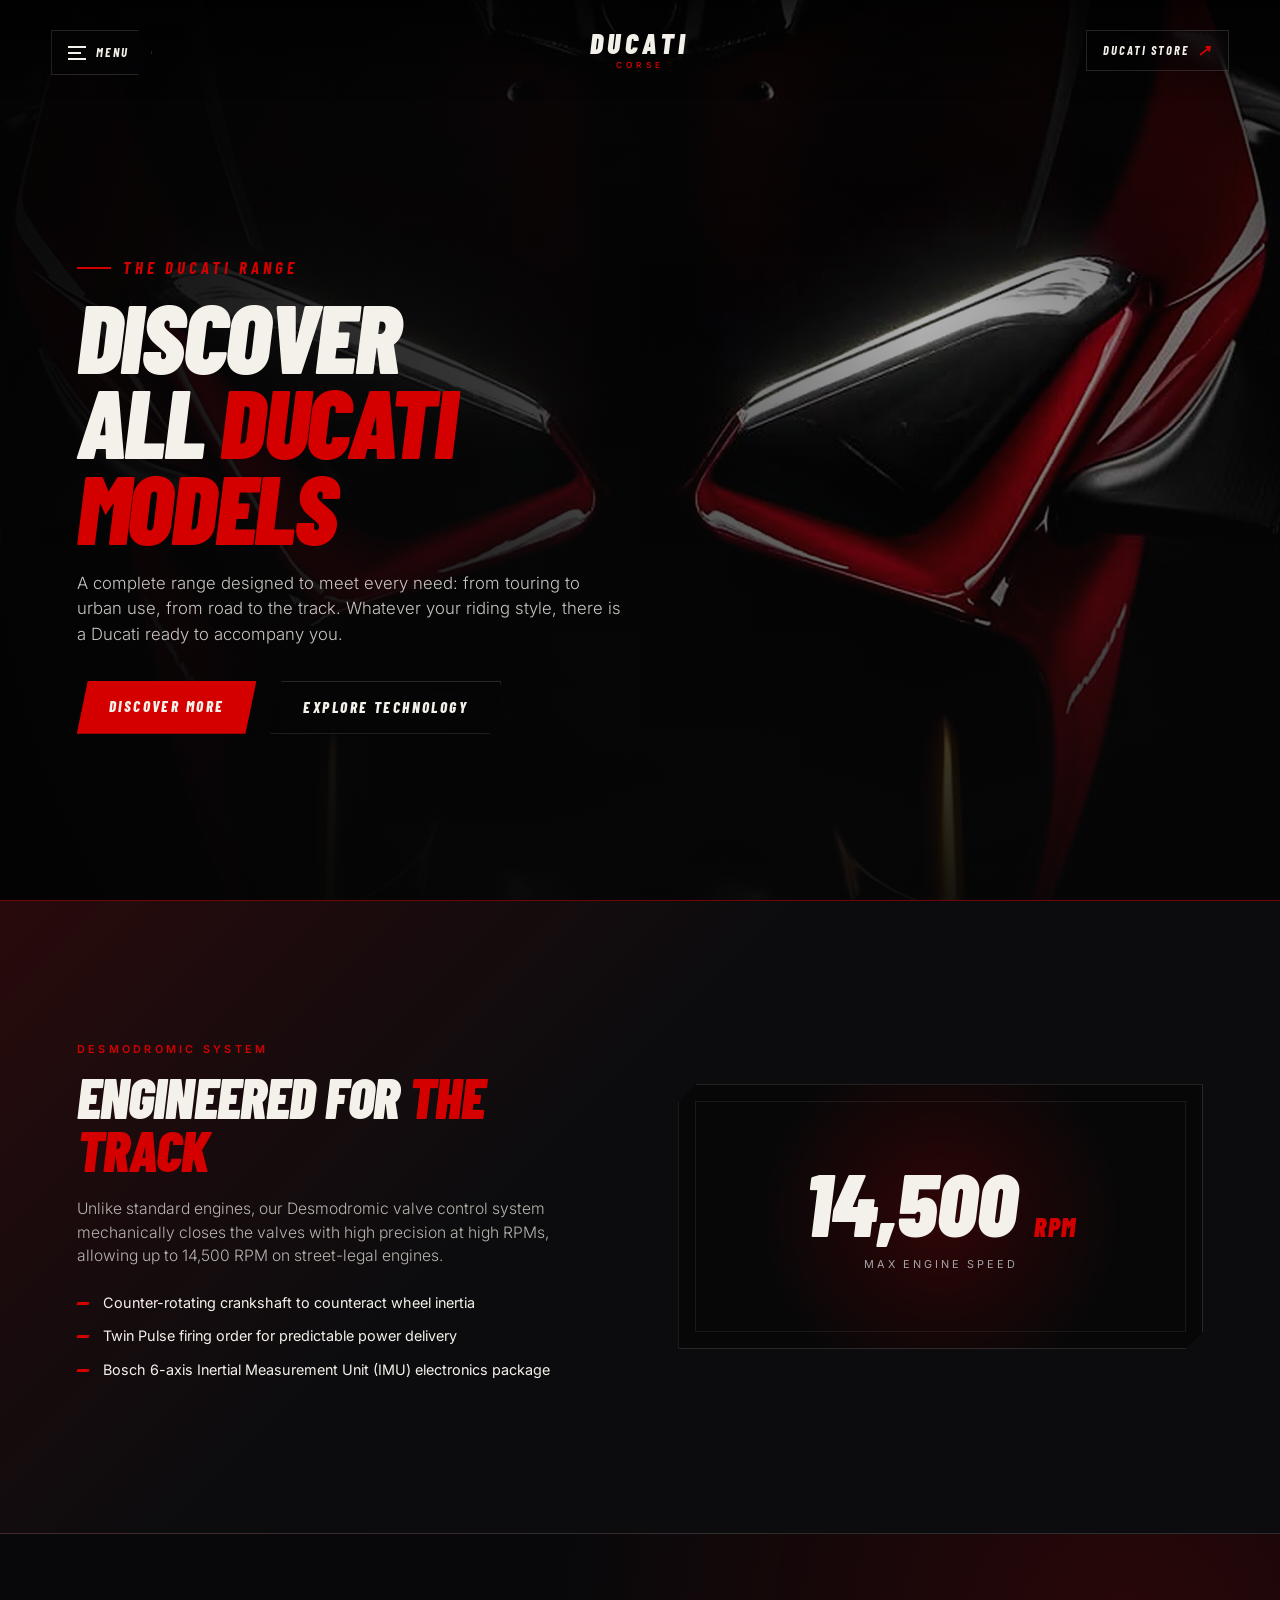
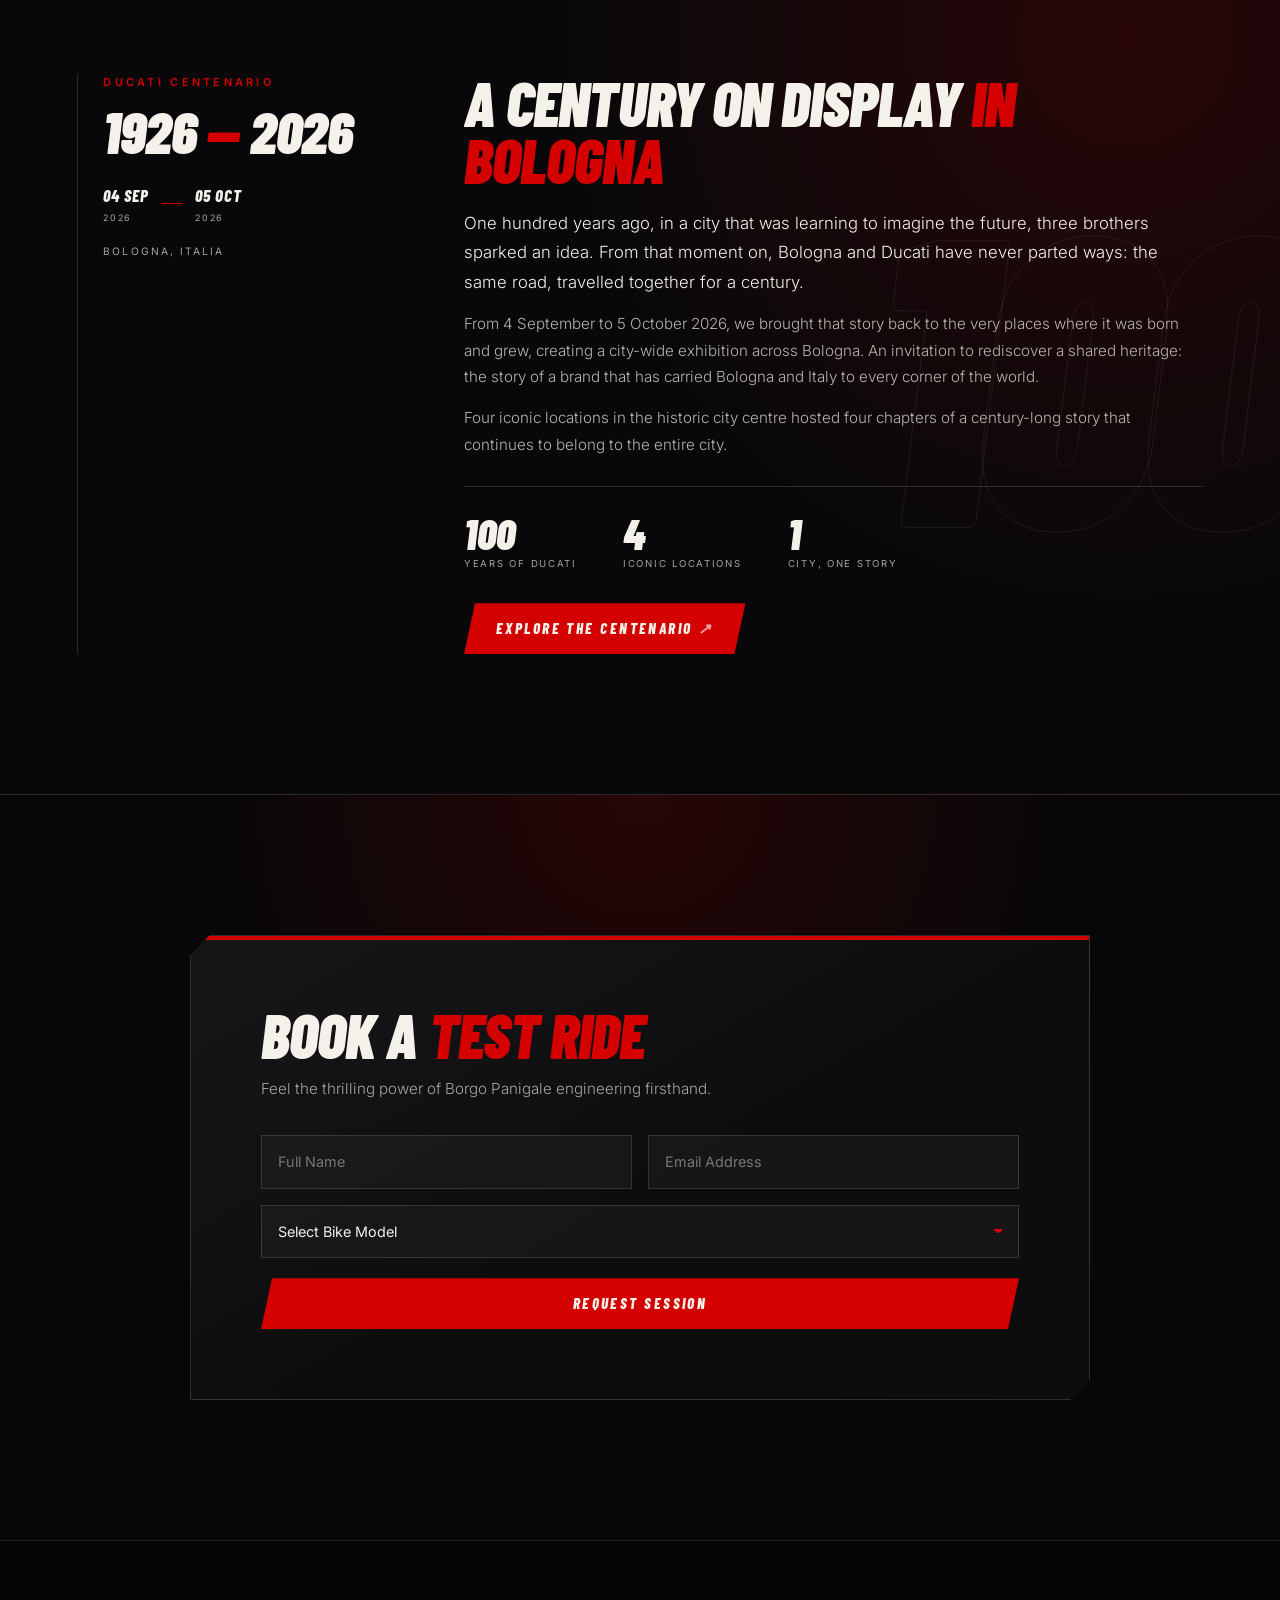
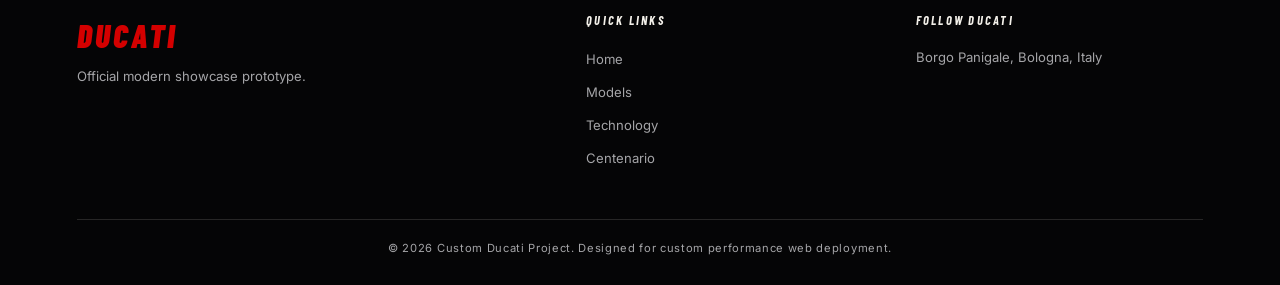
<file: templates/index.html>
<!DOCTYPE html>
<html lang="en">
<head>
    <meta charset="UTF-8">
    <meta name="viewport" content="width=device-width, initial-scale=1.0">
    <title>DUCATI | Style, Sophistication, Performance</title>
    <link rel="stylesheet" href="../static/style.css">
    <!-- Google Fonts for racing typography -->
    <link rel="preconnect" href="https://fonts.googleapis.com">
    <link rel="preconnect" href="https://fonts.gstatic.com" crossorigin>
    <link href="https://fonts.googleapis.com/css2?family=Barlow+Condensed:ital,wght@0,600;0,700;0,800;0,900;1,600;1,700;1,800;1,900&family=Inter:wght@300;400;500;600&display=swap" rel="stylesheet">
</head>
<body>

    <!-- Floating top controls: no taskbar, just the menu, logo and store link -->
    <button class="menu-toggle" id="menuToggle" type="button" aria-controls="siteMenu" aria-expanded="false">
        <span class="menu-toggle__icon" aria-hidden="true">
            <span></span>
            <span></span>
            <span></span>
        </span>
        <span class="menu-toggle__text">Menu</span>
    </button>

    <header class="top-ui">
        <span class="top-ui__spacer" aria-hidden="true"></span>

        <a href="#hero" class="brand" aria-label="Ducati home">
            <span class="brand__word">DUCATI</span>
            <span class="brand__sub">CORSE</span>
        </a>

        <a class="store-link" href="https://www.ducati.com/ww/en/apparel" target="_blank" rel="noopener noreferrer">
            <span>Ducati Store</span>
            <span class="store-link__arrow" aria-hidden="true">&#8599;</span>
        </a>
    </header>

    <!-- Pentagon-shaped menu panel -->
    <div class="menu-backdrop" id="menuBackdrop" aria-hidden="true"></div>

    <aside class="menu-panel" id="siteMenu" aria-hidden="true">
        <div class="menu-panel__content">
            <p class="menu-kicker">Ducati Corse</p>

            <nav class="menu-nav" aria-label="Main navigation">
                <ul>
                    <li><a href="index.html"><span>01</span>Home</a></li>
                    <li><a href="models.html"><span>02</span>Models</a></li>
                    <li><a href="index.html#performance"><span>03</span>Tech &amp; Engine</a></li>
                    <li><a href="index.html#experience"><span>04</span>Test Ride</a></li>
                </ul>
            </nav>

            <div class="menu-meta">
                <a href="https://www.ducati.com/ww/en/apparel" target="_blank" rel="noopener noreferrer">Ducati Store &#8599;</a>
                <p>Borgo Panigale, Bologna<br>Italy</p>
            </div>
        </div>
    </aside>

    <!-- Main Hero Section -->
    <section id="hero" class="hero-section">
        <div class="hero-media" aria-hidden="true">
            <img src="../static/images/ducati-hero-sharp.jpg" alt="">
            <!--
                To use a riding video instead, replace the image above with:
                <video autoplay muted loop playsinline poster="../static/images/ducati-hero-sharp.jpg">
                    <source src="../static/videos/ducati-ride.mp4" type="video/mp4">
                </video>
            -->
        </div>
        <div class="hero-overlay"></div>
        <div class="hero-content discover-hero__content">
            <p class="tagline">THE DUCATI RANGE</p>
            <h1 class="discover-hero__title">DISCOVER ALL <span class="ducati-red">DUCATI MODELS</span></h1>
            <p class="hero-subtext">A complete range designed to meet every need: from touring to urban use, from road to the track. Whatever your riding style, there is a Ducati ready to accompany you.</p>

            <div class="hero-actions">
                <a href="models.html" class="btn btn-primary">Discover More</a>
                <a href="#performance" class="btn btn-secondary">Explore Technology</a>
            </div>
        </div>
    </section>

    <!-- Engineering & Heritage Section -->
    <section id="performance" class="engineering-section">
        <div class="engineering-container">
            <div class="engineering-text">
                <span class="section-subtitle">DESMODROMIC SYSTEM</span>
                <h2>ENGINEERED FOR <span class="ducati-red">THE TRACK</span></h2>
                <p>Unlike standard engines, our Desmodromic valve control system mechanically closes the valves with high precision at high RPMs, allowing up to 14,500 RPM on street-legal engines.</p>
                <ul class="feature-list">
                    <li>Counter-rotating crankshaft to counteract wheel inertia</li>
                    <li>Twin Pulse firing order for predictable power delivery</li>
                    <li>Bosch 6-axis Inertial Measurement Unit (IMU) electronics package</li>
                </ul>
            </div>
            <div class="engineering-visual">
                <div class="visual-box">
                    <div class="visual-stat">14,500 <small>RPM</small></div>
                    <p>MAX ENGINE SPEED</p>
                </div>
            </div>
        </div>
    </section>

    <!-- Ducati Centenario -->
    <section id="centenario" class="centenario-section">
        <div class="centenario-inner">
            <div class="centenario-aside">
                <span class="section-subtitle">DUCATI CENTENARIO</span>
                <p class="centenario-years">1926 <span>&mdash;</span> 2026</p>
                <div class="centenario-dates">
                    <span><strong>04 SEP</strong>2026</span>
                    <span class="centenario-dates__line" aria-hidden="true"></span>
                    <span><strong>05 OCT</strong>2026</span>
                </div>
                <p class="centenario-place">Bologna, Italia</p>
            </div>

            <div class="centenario-copy">
                <h2>A CENTURY ON DISPLAY <span class="ducati-red">IN BOLOGNA</span></h2>

                <p class="centenario-lead">One hundred years ago, in a city that was learning to imagine the future, three brothers sparked an idea. From that moment on, Bologna and Ducati have never parted ways: the same road, travelled together for a century.</p>

                <p>From 4 September to 5 October 2026, we brought that story back to the very places where it was born and grew, creating a city-wide exhibition across Bologna. An invitation to rediscover a shared heritage: the story of a brand that has carried Bologna and Italy to every corner of the world.</p>

                <p>Four iconic locations in the historic city centre hosted four chapters of a century-long story that continues to belong to the entire city.</p>

                <div class="centenario-stats">
                    <div>
                        <strong>100</strong>
                        <span>Years of Ducati</span>
                    </div>
                    <div>
                        <strong>4</strong>
                        <span>Iconic locations</span>
                    </div>
                    <div>
                        <strong>1</strong>
                        <span>City, one story</span>
                    </div>
                </div>

                <a class="btn btn-primary centenario-cta" href="https://www.ducati.com/us/en/ducati-centenario" target="_blank" rel="noopener noreferrer">
                    Explore the Centenario <span aria-hidden="true">&#8599;</span>
                </a>
            </div>
        </div>
    </section>

    <!-- Test Ride Contact Form -->
    <section id="experience" class="contact-section">
        <div class="contact-card">
            <h2>BOOK A <span class="ducati-red">TEST RIDE</span></h2>
            <p>Feel the thrilling power of Borgo Panigale engineering firsthand.</p>
            
            <form action="/book-test-ride" method="POST" class="test-ride-form">
                <div class="form-group">
                    <input type="text" name="name" placeholder="Full Name" required>
                </div>
                <div class="form-group">
                    <input type="email" name="email" placeholder="Email Address" required>
                </div>
                <div class="form-group">
                    <select name="model_choice" required>
                        <option value="" disabled selected>Select Bike Model</option>
                        <option value="panigale_v4">Panigale V4 S</option>
                        <option value="streetfighter_v4">Streetfighter V4</option>
                        <option value="multistrada_v4">Multistrada V4 Rally</option>
                    </select>
                </div>
                <button type="submit" class="btn btn-primary btn-full">Request Session</button>
            </form>
        </div>
    </section>

    <!-- Footer -->
    <footer class="footer">
        <div class="footer-content">
            <div class="footer-brand">
                <h3>DUCATI</h3>
                <p>Official modern showcase prototype.</p>
            </div>
            <div class="footer-links">
                <h4>Quick Links</h4>
                <ul>
                    <li><a href="index.html#hero">Home</a></li>
                    <li><a href="models.html">Models</a></li>
                    <li><a href="index.html#performance">Technology</a></li>
                    <li><a href="index.html#centenario">Centenario</a></li>
                </ul>
            </div>
            <div class="footer-social">
                <h4>Follow Ducati</h4>
                <p>Borgo Panigale, Bologna, Italy</p>
            </div>
        </div>
        <div class="footer-bottom">
            <p>&copy; 2026 Custom Ducati Project. Designed for custom performance web deployment.</p>
        </div>
    </footer>

    <script src="../static/script.js" defer></script>
</body>
</html>
</file>
<file: static/style.css>
﻿/* ============================================================
   DUCATI CORSE — REDLINE
   Full-screen hero, floating controls and pentagon menu
   ============================================================ */

:root {
  --red: #d40000;
  --red-bright: #ff1a1a;
  --ink: #070708;
  --card-bg: #121214;
  --paper: #f4f1ea;
  --muted: #a5a5a8;
  --line: rgba(244, 241, 234, 0.14);
  --font-heading: "Barlow Condensed", "Oswald", sans-serif;
  --font-body: "Inter", sans-serif;
  --ease: cubic-bezier(0.16, 1, 0.3, 1);
  --menu-width: min(480px, calc(100vw - 18px));
  --menu-point: 72px;
}

* {
  margin: 0;
  padding: 0;
  box-sizing: border-box;
}

html {
  scroll-behavior: smooth;
}

body {
  background: var(--ink);
  color: var(--paper);
  font-family: var(--font-body);
  line-height: 1.5;
  overflow-x: hidden;
  -webkit-font-smoothing: antialiased;
}

body.menu-open {
  overflow: hidden;
}

a {
  color: inherit;
}

img {
  display: block;
  max-width: 100%;
}

button,
input,
select {
  font: inherit;
}

::selection {
  background: var(--red);
  color: var(--paper);
}

/* ============================================================
   FLOATING TOP CONTROLS
   ============================================================ */

.top-ui {
  position: fixed;
  inset: 0 0 auto;
  z-index: 1000;
  display: grid;
  grid-template-columns: minmax(0, 1fr) auto minmax(0, 1fr);
  align-items: center;
  padding: clamp(18px, 2.4vw, 30px) clamp(20px, 4vw, 54px);
  pointer-events: none;
  background: linear-gradient(180deg, rgba(0, 0, 0, 0.55) 0%, transparent 100%);
  transition: background 0.35s ease;
}

.top-ui > * {
  pointer-events: auto;
}

.top-ui__spacer {
  pointer-events: none;
}

.brand {
  justify-self: center;
  display: flex;
  flex-direction: column;
  align-items: center;
  line-height: 0.8;
  text-decoration: none;
  text-shadow: 0 4px 24px rgba(0, 0, 0, 0.55);
  transition: opacity 0.3s ease, transform 0.3s var(--ease);
}

.brand__word {
  font-family: var(--font-heading);
  font-size: clamp(1.45rem, 2.2vw, 2rem);
  font-weight: 900;
  font-style: italic;
  letter-spacing: 0.16em;
  text-transform: uppercase;
}

.brand__sub {
  margin-top: 7px;
  color: var(--red);
  font-size: 0.52rem;
  font-weight: 600;
  letter-spacing: 0.52em;
  text-transform: uppercase;
}

.store-link {
  justify-self: end;
  display: inline-flex;
  align-items: center;
  gap: 8px;
  padding: 10px 16px;
  color: var(--paper);
  border: 1px solid var(--line);
  background: rgba(7, 7, 8, 0.28);
  backdrop-filter: blur(10px);
  font-family: var(--font-heading);
  font-size: 0.78rem;
  font-weight: 700;
  font-style: italic;
  letter-spacing: 0.16em;
  text-decoration: none;
  text-transform: uppercase;
  transition:
    color 0.25s ease,
    background 0.25s ease,
    border-color 0.25s ease,
    opacity 0.3s ease,
    transform 0.3s var(--ease);
}

.store-link:hover {
  color: var(--paper);
  border-color: var(--red);
  background: rgba(212, 0, 0, 0.22);
}

.store-link__arrow {
  color: var(--red);
  font-size: 1rem;
  line-height: 1;
  transition: transform 0.25s var(--ease);
}

.store-link:hover .store-link__arrow {
  transform: translate(2px, -2px);
}

body.menu-open .brand,
body.menu-open .store-link {
  opacity: 0;
  pointer-events: none;
  transform: translateY(-8px);
}

/* ============================================================
   MENU BUTTON
   ============================================================ */

.menu-toggle {
  position: fixed;
  top: clamp(18px, 2.4vw, 30px);
  left: clamp(20px, 4vw, 54px);
  z-index: 1300;
  display: flex;
  align-items: center;
  gap: 10px;
  padding: 12px 22px 12px 16px;
  color: var(--paper);
  background: rgba(7, 7, 8, 0.52);
  border: 1px solid var(--line);
  clip-path: polygon(0 0, calc(100% - 14px) 0, 100% 50%, calc(100% - 14px) 100%, 0 100%);
  backdrop-filter: blur(12px);
  cursor: pointer;
  font-family: var(--font-heading);
  font-size: 0.8rem;
  font-weight: 700;
  font-style: italic;
  letter-spacing: 0.18em;
  text-transform: uppercase;
  transition:
    background 0.25s ease,
    border-color 0.25s ease,
    color 0.25s ease;
}

.menu-toggle:hover,
.menu-toggle[aria-expanded="true"] {
  background: var(--red);
  border-color: transparent;
}

.menu-toggle__icon {
  display: flex;
  flex-direction: column;
  justify-content: space-between;
  width: 18px;
  height: 14px;
}

.menu-toggle__icon span {
  display: block;
  width: 100%;
  height: 2px;
  background: currentColor;
  transition: transform 0.3s var(--ease), opacity 0.2s ease, width 0.3s var(--ease);
}

.menu-toggle__icon span:nth-child(2) {
  width: 70%;
}

.menu-toggle[aria-expanded="true"] .menu-toggle__icon span:nth-child(1) {
  transform: translateY(6px) rotate(45deg);
}

.menu-toggle[aria-expanded="true"] .menu-toggle__icon span:nth-child(2) {
  opacity: 0;
  width: 0;
}

.menu-toggle[aria-expanded="true"] .menu-toggle__icon span:nth-child(3) {
  transform: translateY(-6px) rotate(-45deg);
}

/* ============================================================
   PENTAGON MENU PANEL
   ============================================================ */

.menu-backdrop {
  position: fixed;
  inset: 0;
  z-index: 1100;
  background: rgba(0, 0, 0, 0.62);
  backdrop-filter: blur(3px);
  opacity: 0;
  visibility: hidden;
  transition: opacity 0.4s ease, visibility 0s linear 0.4s;
}

body.menu-open .menu-backdrop {
  opacity: 1;
  visibility: visible;
  transition: opacity 0.4s ease, visibility 0s;
}

.menu-panel {
  position: fixed;
  top: 0;
  left: 0;
  z-index: 1200;
  width: var(--menu-width);
  height: 100vh;
  height: 100dvh;
  padding: clamp(105px, 15vh, 150px) calc(var(--menu-point) + 34px) 40px clamp(28px, 5vw, 56px);
  background:
    linear-gradient(155deg, rgba(212, 0, 0, 0.2) 0%, transparent 40%),
    linear-gradient(180deg, #111113 0%, #070708 100%);
  clip-path: polygon(
    0 0,
    calc(100% - var(--menu-point)) 0,
    100% 50%,
    calc(100% - var(--menu-point)) 100%,
    0 100%
  );
  filter: drop-shadow(28px 0 55px rgba(0, 0, 0, 0.5));
  transform: translateX(-105%);
  visibility: hidden;
  pointer-events: none;
  transition:
    transform 0.7s cubic-bezier(0.77, 0, 0.18, 1),
    visibility 0s linear 0.7s;
}

body.menu-open .menu-panel {
  transform: translateX(0);
  visibility: visible;
  pointer-events: auto;
  transition:
    transform 0.7s cubic-bezier(0.77, 0, 0.18, 1),
    visibility 0s;
}

.menu-panel::before {
  content: "";
  position: absolute;
  inset: 0;
  pointer-events: none;
  opacity: 0.08;
  background-image: repeating-linear-gradient(
    135deg,
    rgba(255, 255, 255, 0.7) 0,
    rgba(255, 255, 255, 0.7) 1px,
    transparent 1px,
    transparent 12px
  );
}

.menu-panel::after {
  content: "";
  position: absolute;
  top: 0;
  left: 0;
  width: 5px;
  height: 100%;
  background: var(--red);
}

.menu-panel__content {
  position: relative;
  z-index: 1;
  display: flex;
  flex-direction: column;
  height: 100%;
}

.menu-kicker {
  color: var(--red);
  font-size: 0.68rem;
  font-weight: 600;
  letter-spacing: 0.35em;
  text-transform: uppercase;
}

.menu-nav {
  margin: auto 0;
}

.menu-nav ul {
  display: flex;
  flex-direction: column;
  list-style: none;
}

.menu-nav li {
  opacity: 0;
  transform: translateX(-24px);
  transition: opacity 0.45s ease, transform 0.55s var(--ease);
}

body.menu-open .menu-nav li {
  opacity: 1;
  transform: translateX(0);
}

body.menu-open .menu-nav li:nth-child(1) {
  transition-delay: 0.2s;
}

body.menu-open .menu-nav li:nth-child(2) {
  transition-delay: 0.27s;
}

body.menu-open .menu-nav li:nth-child(3) {
  transition-delay: 0.34s;
}

body.menu-open .menu-nav li:nth-child(4) {
  transition-delay: 0.41s;
}

.menu-nav a {
  display: flex;
  align-items: baseline;
  gap: 11px;
  padding: 10px 0;
  color: var(--paper);
  border-bottom: 1px solid var(--line);
  font-family: var(--font-heading);
  font-size: clamp(1.35rem, 2.4vw, 2rem);
  font-weight: 800;
  font-style: italic;
  line-height: 1.05;
  letter-spacing: 0.01em;
  text-decoration: none;
  text-transform: uppercase;
  transition: color 0.25s ease, transform 0.3s var(--ease);
}

.menu-nav li:last-child a {
  border-bottom: none;
}

.menu-nav a span {
  color: var(--red);
  font-family: var(--font-body);
  font-size: 0.52rem;
  font-style: normal;
  font-weight: 600;
  letter-spacing: 0.2em;
}

.menu-nav a:hover,
.menu-nav a[aria-current="page"] {
  color: var(--red);
  transform: translateX(4px);
}

.menu-meta {
  display: flex;
  flex-direction: column;
  gap: 14px;
  padding-top: 30px;
  border-top: 1px solid var(--line);
  color: var(--muted);
  font-size: 0.76rem;
  line-height: 1.7;
}

.menu-meta a {
  color: var(--paper);
  font-family: var(--font-heading);
  font-size: 0.74rem;
  font-weight: 700;
  font-style: italic;
  letter-spacing: 0.18em;
  text-decoration: none;
  text-transform: uppercase;
  transition: color 0.25s ease;
}

.menu-meta a:hover {
  color: var(--red);
}

/* ============================================================
   FULL-SCREEN HERO
   ============================================================ */

.hero-section {
  position: relative;
  display: flex;
  align-items: center;
  min-height: 100vh;
  min-height: 100svh;
  padding: 160px 6% 70px;
  overflow: hidden;
  isolation: isolate;
}

.hero-media {
  position: absolute;
  inset: 0;
  z-index: -3;
  overflow: hidden;
}

.hero-media img,
.hero-media video {
  width: 100%;
  height: 100%;
  object-fit: cover;
  object-position: center;
  image-rendering: -webkit-optimize-contrast;
  filter: saturate(1.02) contrast(1.06) brightness(0.82);
}

.hero-overlay {
  position: absolute;
  inset: 0;
  z-index: -2;
  background:
    linear-gradient(90deg, rgba(7, 7, 8, 0.92) 0%, rgba(7, 7, 8, 0.7) 38%, rgba(7, 7, 8, 0.14) 72%, rgba(7, 7, 8, 0.48) 100%),
    linear-gradient(180deg, rgba(7, 7, 8, 0.55) 0%, transparent 34%, rgba(7, 7, 8, 0.9) 100%);
}

.hero-section::after {
  content: "";
  position: absolute;
  inset: 0;
  z-index: -1;
  pointer-events: none;
  background: radial-gradient(circle at 68% 52%, transparent 0 20%, rgba(0, 0, 0, 0.2) 60%, rgba(0, 0, 0, 0.62) 100%);
}

.hero-content {
  max-width: 830px;
  margin-top: clamp(20px, 5vh, 60px);
}

.tagline {
  display: flex;
  align-items: center;
  gap: 12px;
  margin-bottom: 12px;
  color: var(--red);
  font-family: var(--font-heading);
  font-size: 1.05rem;
  font-style: italic;
  font-weight: 700;
  letter-spacing: 0.24em;
  text-transform: uppercase;
}

.tagline::before {
  content: "";
  width: 34px;
  height: 2px;
  background: var(--red);
}

.hero-content h1 {
  max-width: 9ch;
  margin-bottom: 22px;
  font-family: var(--font-heading);
  font-size: clamp(3.8rem, 9.2vw, 8.6rem);
  font-weight: 900;
  font-style: italic;
  line-height: 0.88;
  letter-spacing: -0.025em;
  text-transform: uppercase;
  text-wrap: balance;
}

.hero-content .discover-hero__title {
  max-width: 11ch;
  font-size: clamp(3.2rem, 7.6vw, 7.2rem);
}

.ducati-red {
  color: var(--red);
}

.hero-subtext {
  max-width: 550px;
  margin-bottom: 34px;
  color: #c9c6c0;
  font-size: 1.05rem;
  font-weight: 300;
}

.hero-actions {
  display: flex;
  flex-wrap: wrap;
  gap: 14px;
  margin: 34px 0 46px;
}

/* ============================================================
   BUTTONS
   ============================================================ */

.btn {
  position: relative;
  display: inline-block;
  padding: 14px 32px;
  border: none;
  clip-path: polygon(11px 0, 100% 0, calc(100% - 11px) 100%, 0 100%);
  cursor: pointer;
  font-family: var(--font-heading);
  font-size: 0.95rem;
  font-weight: 800;
  font-style: italic;
  letter-spacing: 0.16em;
  text-align: center;
  text-decoration: none;
  text-transform: uppercase;
  transition: background 0.25s ease, transform 0.25s var(--ease), box-shadow 0.25s ease;
}

.btn-primary {
  color: var(--paper);
  background: var(--red);
}

.btn-primary:hover {
  background: var(--red-bright);
  box-shadow: 0 0 28px rgba(212, 0, 0, 0.48);
  transform: translateY(-2px);
}

.btn-secondary {
  color: var(--paper);
  background: rgba(7, 7, 8, 0.32);
  border: 1px solid var(--line);
  backdrop-filter: blur(10px);
}

.btn-secondary:hover {
  border-color: var(--red);
  background: rgba(212, 0, 0, 0.12);
  transform: translateY(-2px);
}

.btn-full {
  width: 100%;
}

/* ============================================================
   HERO STATS
   ============================================================ */

.hero-stats {
  display: flex;
  flex-wrap: wrap;
  gap: clamp(24px, 4vw, 54px);
  max-width: 720px;
  padding-top: 24px;
  border-top: 1px solid var(--line);
}

.stat-card {
  min-width: 120px;
  transition: transform 0.3s var(--ease);
}

.stat-card:hover {
  transform: translateY(-3px);
}

.stat-value {
  display: block;
  color: var(--paper);
  font-family: var(--font-heading);
  font-size: clamp(2rem, 3vw, 2.7rem);
  font-weight: 900;
  font-style: italic;
  line-height: 1;
}

.stat-value small {
  color: var(--red);
  font-size: 0.9rem;
  letter-spacing: 0.06em;
}

.stat-label {
  display: block;
  margin-top: 7px;
  color: var(--muted);
  font-size: 0.68rem;
  letter-spacing: 0.18em;
  text-transform: uppercase;
}

/* ============================================================
   MODELS PAGE
   ============================================================ */

.page-hero {
  position: relative;
  display: flex;
  align-items: flex-end;
  min-height: 64vh;
  padding: 160px 6% 70px;
  background:
    linear-gradient(90deg, rgba(7, 7, 8, 0.94) 0%, rgba(7, 7, 8, 0.68) 48%, rgba(7, 7, 8, 0.34) 100%),
    linear-gradient(180deg, rgba(7, 7, 8, 0.5) 0%, transparent 40%, rgba(7, 7, 8, 0.88) 100%),
    url("images/ducati-hero-sharp.jpg") center 40% / cover no-repeat;
  isolation: isolate;
}

.page-hero__content {
  position: relative;
  z-index: 1;
  max-width: 900px;
}

.back-link {
  display: inline-flex;
  margin-bottom: 28px;
  color: var(--muted);
  font-size: 0.68rem;
  font-weight: 500;
  letter-spacing: 0.16em;
  text-decoration: none;
  text-transform: uppercase;
  transition: color 0.25s ease;
}

.back-link:hover {
  color: var(--red);
}

.page-hero .tagline {
  margin-bottom: 14px;
}

.page-hero h1 {
  max-width: 10ch;
  margin-bottom: 18px;
  font-family: var(--font-heading);
  font-size: clamp(3.2rem, 7vw, 6.8rem);
  font-weight: 900;
  font-style: italic;
  line-height: 0.9;
  letter-spacing: -0.02em;
  text-transform: uppercase;
}

.page-hero__content > p:last-child {
  max-width: 590px;
  color: #c9c6c0;
  font-size: 0.98rem;
  font-weight: 300;
}

.page-hero__stats {
  display: flex;
  flex-wrap: wrap;
  gap: 18px 34px;
  margin-top: 26px;
  padding-top: 22px;
  border-top: 1px solid var(--line);
}

.page-hero__stats span {
  color: var(--muted);
  font-size: 0.64rem;
  letter-spacing: 0.18em;
  text-transform: uppercase;
}

.page-hero__stats strong {
  margin-right: 6px;
  color: var(--paper);
  font-family: var(--font-heading);
  font-size: 1.5rem;
  font-style: italic;
  font-weight: 900;
  letter-spacing: 0.02em;
}

.models-page__section {
  padding-top: clamp(70px, 9vw, 120px);
}

/* ============================================================
   MODEL LINEUP
   ============================================================ */

.models-section {
  padding: clamp(90px, 12vw, 150px) 6%;
  background:
    radial-gradient(circle at 85% 10%, rgba(212, 0, 0, 0.12), transparent 30%),
    var(--ink);
}

.section-title {
  display: flex;
  align-items: flex-end;
  justify-content: space-between;
  gap: 24px;
  margin-bottom: 46px;
}

.section-title h2 {
  font-family: var(--font-heading);
  font-size: clamp(2.8rem, 6vw, 5.5rem);
  font-weight: 900;
  font-style: italic;
  line-height: 0.95;
  letter-spacing: -0.015em;
  text-transform: uppercase;
}

.section-title p {
  margin-top: 10px;
  color: var(--muted);
  font-size: 0.76rem;
  letter-spacing: 0.2em;
  text-transform: uppercase;
}

.section-title .section-title__note {
  max-width: 370px;
  margin-top: 0;
  color: var(--muted);
  font-size: 0.8rem;
  letter-spacing: 0;
  line-height: 1.7;
  text-align: right;
  text-transform: none;
}

.noscript-note {
  padding: 30px;
  color: var(--muted);
  border: 1px solid var(--line);
}

.filter-bar {
  display: flex;
  flex-wrap: wrap;
  gap: 10px;
  margin-bottom: 38px;
}

.filter-btn {
  padding: 10px 18px;
  color: var(--muted);
  background: transparent;
  border: 1px solid var(--line);
  clip-path: polygon(8px 0, 100% 0, calc(100% - 8px) 100%, 0 100%);
  cursor: pointer;
  font-family: var(--font-heading);
  font-size: 0.78rem;
  font-weight: 700;
  font-style: italic;
  letter-spacing: 0.14em;
  text-transform: uppercase;
  transition:
    color 0.25s ease,
    background 0.25s ease,
    border-color 0.25s ease,
    box-shadow 0.25s ease,
    transform 0.25s var(--ease);
}

.filter-btn:hover {
  color: var(--paper);
  border-color: var(--red-bright);
  background: var(--red);
  box-shadow: 0 0 22px rgba(212, 0, 0, 0.5);
  transform: translateY(-2px);
}

.filter-btn.active {
  color: var(--paper);
  border-color: var(--red);
  background: rgba(212, 0, 0, 0.18);
}

.filter-btn.active:hover {
  background: var(--red);
  box-shadow: 0 0 22px rgba(212, 0, 0, 0.5);
}

.filter-btn span {
  color: var(--red);
  font-family: var(--font-body);
  font-size: 0.56rem;
  font-weight: 600;
  letter-spacing: 0.08em;
}

.filter-btn:hover span,
.filter-btn.active span {
  color: var(--paper);
}

.model-grid {
  display: grid;
  grid-template-columns: repeat(3, minmax(0, 1fr));
  gap: 24px;
}

.bike-card {
  position: relative;
  overflow: hidden;
  background: var(--card-bg);
  border: 1px solid var(--line);
  transition:
    transform 0.35s var(--ease),
    border-color 0.35s ease,
    box-shadow 0.35s ease;
}

.bike-card::before {
  content: "";
  position: absolute;
  top: 0;
  left: 0;
  right: 0;
  z-index: 2;
  height: 3px;
  background: var(--red);
  box-shadow: 0 0 16px rgba(255, 26, 26, 0.7);
  transform: scaleX(0);
  transform-origin: left;
  transition: transform 0.45s var(--ease);
  pointer-events: none;
}

.bike-card:hover {
  border-color: var(--red-bright);
  box-shadow:
    0 24px 60px rgba(0, 0, 0, 0.5),
    0 0 0 1px rgba(255, 26, 26, 0.28),
    0 0 34px rgba(212, 0, 0, 0.22);
  transform: translateY(-8px);
}

.bike-card:hover::before {
  transform: scaleX(1);
}

.bike-card.is-hidden {
  display: none;
}

.card-badge {
  position: absolute;
  top: 16px;
  left: 16px;
  z-index: 2;
  padding: 6px 11px;
  color: var(--paper);
  background: var(--red);
  clip-path: polygon(6px 0, 100% 0, calc(100% - 6px) 100%, 0 100%);
  font-family: var(--font-heading);
  font-size: 0.66rem;
  font-weight: 800;
  font-style: italic;
  letter-spacing: 0.18em;
  text-transform: uppercase;
}

.card-badge--limited {
  color: var(--ink);
  background: var(--paper);
}

.card-image {
  aspect-ratio: 4 / 3;
  overflow: hidden;
  background: #0a0a0b;
}

.card-image img {
  width: 100%;
  height: 100%;
  object-fit: cover;
  filter: saturate(0.9);
  transition: transform 0.7s var(--ease), filter 0.4s ease;
}

.bike-card:hover .card-image img {
  filter: saturate(1.12);
  transform: scale(1.06);
}

.card-info {
  padding: 24px;
}

.card-info h3 {
  margin-bottom: 6px;
  font-family: var(--font-heading);
  font-size: 1.85rem;
  font-weight: 800;
  font-style: italic;
  line-height: 1;
  text-transform: uppercase;
  transition: color 0.3s ease;
}

.bike-card:hover .card-info h3 {
  color: var(--red-bright);
}

.engine-tag {
  margin-bottom: 8px;
  color: var(--muted);
  font-size: 0.76rem;
  letter-spacing: 0.06em;
}

.bike-blurb {
  margin-bottom: 18px;
  color: #8f8d89;
  font-size: 0.8rem;
  font-weight: 300;
  line-height: 1.6;
}

.card-specs {
  display: flex;
  gap: 18px;
  margin-bottom: 18px;
  padding: 15px 0;
  border-top: 1px solid var(--line);
  border-bottom: 1px solid var(--line);
}

.card-specs span {
  display: flex;
  flex-direction: column;
  gap: 3px;
  color: var(--muted);
  font-size: 0.65rem;
  letter-spacing: 0.12em;
  text-transform: uppercase;
}

.card-specs strong {
  color: var(--paper);
  font-family: var(--font-heading);
  font-size: 1.02rem;
  font-weight: 700;
  letter-spacing: 0.03em;
}

.card-footer {
  display: flex;
  align-items: center;
  justify-content: space-between;
  gap: 12px;
}

.price {
  color: var(--muted);
  font-size: 0.74rem;
  line-height: 1.4;
}

.price--request {
  color: var(--red);
  font-family: var(--font-heading);
  font-size: 0.78rem;
  font-style: italic;
  font-weight: 700;
  letter-spacing: 0.08em;
  text-transform: uppercase;
}

.btn-text {
  color: var(--red);
  font-family: var(--font-heading);
  font-size: 0.76rem;
  font-weight: 700;
  font-style: italic;
  letter-spacing: 0.12em;
  text-decoration: none;
  text-transform: uppercase;
  transition: color 0.25s ease;
}

.btn-text:hover {
  color: var(--paper);
}

.btn-buy {
  display: inline-flex;
  flex-shrink: 0;
  align-items: center;
  justify-content: center;
  padding: 11px 21px;
  color: var(--paper);
  background: var(--red);
  clip-path: polygon(8px 0, 100% 0, calc(100% - 8px) 100%, 0 100%);
  font-family: var(--font-heading);
  font-size: 0.76rem;
  font-weight: 800;
  font-style: italic;
  letter-spacing: 0.14em;
  text-decoration: none;
  text-transform: uppercase;
  transition: background 0.25s ease, transform 0.25s var(--ease), box-shadow 0.25s ease;
}

.btn-buy:hover {
  background: var(--red-bright);
  box-shadow: 0 0 22px rgba(212, 0, 0, 0.45);
  transform: translateY(-2px);
}

/* ============================================================
   PURCHASE PROCESS
   ============================================================ */

.purchase-info {
  padding: clamp(70px, 9vw, 110px) 6%;
  background:
    linear-gradient(135deg, rgba(212, 0, 0, 0.1) 0%, transparent 45%),
    #0a0a0b;
  border-top: 1px solid var(--line);
}

.purchase-info__inner {
  display: grid;
  grid-template-columns: 0.8fr 1.2fr;
  gap: clamp(34px, 6vw, 80px);
  max-width: 1300px;
  margin: 0 auto;
}

.purchase-info h2 {
  margin-top: 12px;
  font-family: var(--font-heading);
  font-size: clamp(2.4rem, 4.6vw, 4.2rem);
  font-weight: 900;
  font-style: italic;
  line-height: 0.94;
  letter-spacing: -0.015em;
  text-transform: uppercase;
}

.purchase-steps {
  display: grid;
  gap: 18px;
  list-style: none;
}

.purchase-steps li {
  display: flex;
  gap: 18px;
  padding-bottom: 18px;
  border-bottom: 1px solid var(--line);
}

.purchase-steps li:last-child {
  padding-bottom: 0;
  border-bottom: none;
}

.purchase-steps li > span {
  color: var(--red);
  font-family: var(--font-heading);
  font-size: 1.6rem;
  font-style: italic;
  font-weight: 900;
  line-height: 1;
}

.purchase-steps h3 {
  margin-bottom: 4px;
  font-family: var(--font-heading);
  font-size: 1.2rem;
  font-weight: 800;
  font-style: italic;
  letter-spacing: 0.04em;
  text-transform: uppercase;
}

.purchase-steps p {
  max-width: 480px;
  color: var(--muted);
  font-size: 0.85rem;
  font-weight: 300;
  line-height: 1.65;
}

/* ============================================================
   ENGINEERING
   ============================================================ */

.engineering-section {
  padding: clamp(90px, 11vw, 140px) 6%;
  background:
    linear-gradient(135deg, rgba(212, 0, 0, 0.14) 0%, transparent 42%),
    #0c0c0e;
  border-top: 1px solid rgba(212, 0, 0, 0.5);
  border-bottom: 1px solid var(--line);
}

.engineering-container {
  display: grid;
  grid-template-columns: 1fr 1fr;
  align-items: center;
  gap: clamp(40px, 6vw, 80px);
  max-width: 1300px;
  margin: 0 auto;
}

.section-subtitle {
  display: block;
  margin-bottom: 14px;
  color: var(--red);
  font-size: 0.68rem;
  font-weight: 600;
  letter-spacing: 0.3em;
  text-transform: uppercase;
}

.engineering-text h2 {
  margin-bottom: 20px;
  font-family: var(--font-heading);
  font-size: clamp(2.5rem, 4.4vw, 4.6rem);
  font-weight: 900;
  font-style: italic;
  line-height: 0.94;
  letter-spacing: -0.015em;
  text-transform: uppercase;
}

.engineering-text > p {
  max-width: 560px;
  color: #b7b4ae;
  font-size: 0.98rem;
  font-weight: 300;
}

.feature-list {
  margin-top: 24px;
  list-style: none;
}

.feature-list li {
  position: relative;
  margin-bottom: 12px;
  padding-left: 26px;
  color: var(--paper);
  font-size: 0.9rem;
}

.feature-list li::before {
  content: "";
  position: absolute;
  top: 10px;
  left: 0;
  width: 12px;
  height: 3px;
  background: var(--red);
  transform: skewX(-20deg);
}

.engineering-visual {
  position: relative;
  padding: clamp(38px, 6vw, 76px);
  background:
    radial-gradient(circle at 50% 50%, rgba(212, 0, 0, 0.2), transparent 62%),
    var(--ink);
  border: 1px solid var(--line);
  clip-path: polygon(18px 0, 100% 0, 100% calc(100% - 18px), calc(100% - 18px) 100%, 0 100%, 0 18px);
  text-align: center;
}

.engineering-visual::before {
  content: "";
  position: absolute;
  inset: 16px;
  border: 1px solid rgba(244, 241, 234, 0.08);
  pointer-events: none;
}

.visual-box {
  position: relative;
}

.visual-stat {
  color: var(--paper);
  font-family: var(--font-heading);
  font-size: clamp(4rem, 7vw, 6rem);
  font-weight: 900;
  font-style: italic;
  line-height: 0.9;
}

.visual-stat small {
  color: var(--red);
  font-size: 1.6rem;
  letter-spacing: 0.06em;
}

.visual-box p {
  margin-top: 14px;
  color: var(--muted);
  font-size: 0.68rem;
  letter-spacing: 0.26em;
  text-transform: uppercase;
}

/* ============================================================
   DUCATI CENTENARIO
   ============================================================ */

.centenario-section {
  position: relative;
  overflow: hidden;
  padding: clamp(90px, 11vw, 140px) 6%;
  background:
    radial-gradient(circle at 88% 12%, rgba(212, 0, 0, 0.16), transparent 42%),
    #08080a;
  border-bottom: 1px solid var(--line);
}

.centenario-section::before {
  content: "100";
  position: absolute;
  top: 50%;
  right: -2%;
  transform: translateY(-50%);
  color: transparent;
  -webkit-text-stroke: 1px rgba(244, 241, 234, 0.07);
  font-family: var(--font-heading);
  font-size: clamp(15rem, 32vw, 32rem);
  font-style: italic;
  font-weight: 900;
  letter-spacing: -0.04em;
  line-height: 0.75;
  pointer-events: none;
  user-select: none;
}

.centenario-inner {
  position: relative;
  z-index: 1;
  display: grid;
  grid-template-columns: minmax(200px, 0.42fr) minmax(0, 1fr);
  gap: clamp(34px, 6vw, 90px);
  max-width: 1300px;
  margin: 0 auto;
}

.centenario-aside {
  padding-left: clamp(16px, 2vw, 26px);
  border-left: 1px solid var(--line);
}

.centenario-years {
  font-family: var(--font-heading);
  font-size: clamp(2.4rem, 4.6vw, 3.9rem);
  font-style: italic;
  font-weight: 900;
  line-height: 0.9;
  letter-spacing: -0.01em;
}

.centenario-years span {
  color: var(--red);
}

.centenario-dates {
  display: flex;
  align-items: center;
  gap: 12px;
  margin-top: 26px;
}

.centenario-dates > span {
  display: flex;
  flex-direction: column;
  gap: 3px;
  color: var(--muted);
  font-size: 0.56rem;
  letter-spacing: 0.18em;
  text-transform: uppercase;
}

.centenario-dates strong {
  color: var(--paper);
  font-family: var(--font-heading);
  font-size: 1.05rem;
  font-style: italic;
  font-weight: 800;
  letter-spacing: 0.06em;
}

.centenario-dates .centenario-dates__line {
  flex: 0 0 22px;
  height: 1px;
  background: var(--red);
  transform: skewX(-24deg);
}

.centenario-place {
  margin-top: 20px;
  color: var(--muted);
  font-size: 0.64rem;
  letter-spacing: 0.2em;
  text-transform: uppercase;
}

.centenario-copy h2 {
  margin-bottom: 20px;
  font-family: var(--font-heading);
  font-size: clamp(2.5rem, 4.8vw, 4.8rem);
  font-style: italic;
  font-weight: 900;
  line-height: 0.94;
  letter-spacing: -0.015em;
  text-transform: uppercase;
}

.centenario-copy > p {
  max-width: 740px;
  margin-bottom: 14px;
  color: #b7b4ae;
  font-size: 0.95rem;
  font-weight: 300;
  line-height: 1.75;
}

.centenario-copy .centenario-lead {
  color: var(--paper);
  font-size: 1.05rem;
}

.centenario-stats {
  display: flex;
  flex-wrap: wrap;
  gap: 26px 46px;
  margin-top: 28px;
  padding-top: 24px;
  border-top: 1px solid var(--line);
}

.centenario-stats div {
  display: flex;
  flex-direction: column;
  gap: 2px;
}

.centenario-stats strong {
  color: var(--paper);
  font-family: var(--font-heading);
  font-size: clamp(2rem, 3.4vw, 2.8rem);
  font-style: italic;
  font-weight: 900;
  line-height: 1;
}

.centenario-stats span {
  color: var(--muted);
  font-size: 0.6rem;
  letter-spacing: 0.18em;
  text-transform: uppercase;
}

.centenario-cta {
  margin-top: 32px;
}

.centenario-cta span {
  color: rgba(244, 241, 234, 0.7);
}

/* ============================================================
   TEST RIDE FORM
   ============================================================ */

.contact-section {
  padding: clamp(90px, 11vw, 140px) 6%;
  background:
    radial-gradient(circle at 50% 0%, rgba(212, 0, 0, 0.16), transparent 45%),
    var(--ink);
}

.contact-card {
  position: relative;
  max-width: 900px;
  margin: 0 auto;
  padding: clamp(32px, 6vw, 70px);
  background:
    linear-gradient(150deg, rgba(255, 255, 255, 0.04) 0%, transparent 55%),
    #0d0d0f;
  border: 1px solid var(--line);
  clip-path: polygon(20px 0, 100% 0, 100% calc(100% - 20px), calc(100% - 20px) 100%, 0 100%, 0 20px);
}

.contact-card::before {
  content: "";
  position: absolute;
  top: 0;
  left: 0;
  width: 100%;
  height: 4px;
  background: var(--red);
}

.contact-card h2 {
  font-family: var(--font-heading);
  font-size: clamp(2.4rem, 4.8vw, 4.4rem);
  font-weight: 900;
  font-style: italic;
  line-height: 0.95;
  letter-spacing: -0.015em;
  text-transform: uppercase;
}

.contact-card > p {
  max-width: 520px;
  margin-top: 14px;
  color: var(--muted);
  font-size: 0.95rem;
  font-weight: 300;
}

.test-ride-form {
  display: grid;
  grid-template-columns: 1fr 1fr;
  gap: 16px;
  margin-top: 34px;
}

.form-group:nth-child(3) {
  grid-column: 1 / -1;
}

.form-group input,
.form-group select {
  width: 100%;
  padding: 15px 16px;
  color: var(--paper);
  background: rgba(255, 255, 255, 0.035);
  border: 1px solid var(--line);
  border-radius: 0;
  outline: none;
  font-size: 0.9rem;
  transition: border-color 0.25s ease, background 0.25s ease;
}

.form-group input::placeholder {
  color: #77777b;
}

.form-group input:focus,
.form-group select:focus {
  border-color: var(--red);
  background: rgba(212, 0, 0, 0.045);
}

.form-group select {
  appearance: none;
  background-image: linear-gradient(45deg, transparent 50%, var(--red) 50%),
    linear-gradient(135deg, var(--red) 50%, transparent 50%);
  background-position: calc(100% - 20px) 50%, calc(100% - 15px) 50%;
  background-repeat: no-repeat;
  background-size: 5px 5px, 5px 5px;
}

.form-group select option {
  color: var(--paper);
  background: #141416;
}

.test-ride-form .btn-full {
  grid-column: 1 / -1;
  margin-top: 4px;
}

/* ============================================================
   ORDER PAGE
   ============================================================ */

.order-hero {
  min-height: 48vh;
  padding-bottom: 54px;
}

.order-section {
  padding: clamp(60px, 8vw, 105px) 6% clamp(80px, 10vw, 130px);
  background:
    radial-gradient(circle at 12% 0%, rgba(212, 0, 0, 0.12), transparent 34%),
    var(--ink);
}

.order-layout {
  display: grid;
  grid-template-columns: minmax(0, 1.35fr) minmax(320px, 0.75fr);
  align-items: start;
  gap: clamp(28px, 4vw, 54px);
  max-width: 1300px;
  margin: 0 auto;
}

.order-form {
  padding: clamp(26px, 4vw, 50px);
  background:
    linear-gradient(150deg, rgba(255, 255, 255, 0.04) 0%, transparent 55%),
    #0d0d0f;
  border: 1px solid var(--line);
  clip-path: polygon(20px 0, 100% 0, 100% calc(100% - 20px), calc(100% - 20px) 100%, 0 100%, 0 20px);
}

.order-form__intro {
  margin-bottom: 30px;
}

.order-form__intro h2 {
  margin: 8px 0 10px;
  font-family: var(--font-heading);
  font-size: clamp(2.2rem, 4.2vw, 3.6rem);
  font-weight: 900;
  font-style: italic;
  line-height: 0.94;
  letter-spacing: -0.015em;
  text-transform: uppercase;
}

.order-form__intro > p {
  color: var(--muted);
  font-size: 0.82rem;
}

.form-block {
  margin: 0 0 28px;
  padding: 0;
  border: none;
}

.form-block legend {
  display: flex;
  align-items: center;
  gap: 10px;
  width: 100%;
  margin-bottom: 18px;
  padding-bottom: 12px;
  border-bottom: 1px solid var(--line);
  font-family: var(--font-heading);
  font-size: 1.05rem;
  font-weight: 800;
  font-style: italic;
  letter-spacing: 0.08em;
  text-transform: uppercase;
}

.form-block legend span {
  color: var(--red);
  font-family: var(--font-body);
  font-size: 0.56rem;
  font-style: normal;
  letter-spacing: 0.18em;
}

.form-grid {
  display: grid;
  grid-template-columns: 1fr 1fr;
  gap: 16px;
}

.field {
  display: flex;
  flex-direction: column;
  gap: 7px;
}

.field--full {
  grid-column: 1 / -1;
}

.field > span {
  color: var(--muted);
  font-size: 0.66rem;
  letter-spacing: 0.14em;
  text-transform: uppercase;
}

.field em {
  color: var(--red);
  font-style: normal;
}

.field input,
.field select,
.field textarea {
  width: 100%;
  padding: 13px 14px;
  color: var(--paper);
  background: rgba(255, 255, 255, 0.035);
  border: 1px solid var(--line);
  border-radius: 0;
  outline: none;
  font-family: var(--font-body);
  font-size: 0.88rem;
  transition: border-color 0.25s ease, background 0.25s ease;
}

.field textarea {
  min-height: 110px;
  resize: vertical;
}

.field input::placeholder,
.field textarea::placeholder {
  color: #77777b;
}

.field input:focus,
.field select:focus,
.field textarea:focus {
  border-color: var(--red);
  background: rgba(212, 0, 0, 0.045);
}

.field select {
  appearance: none;
  background-image: linear-gradient(45deg, transparent 50%, var(--red) 50%),
    linear-gradient(135deg, var(--red) 50%, transparent 50%);
  background-position: calc(100% - 20px) 50%, calc(100% - 15px) 50%;
  background-repeat: no-repeat;
  background-size: 5px 5px, 5px 5px;
}

.field select option,
.field select optgroup {
  color: var(--paper);
  background: #141416;
}

.field--request > span::after {
  content: " \00b7 price on request";
  color: var(--red);
  letter-spacing: 0.08em;
}

.check {
  display: flex;
  align-items: flex-start;
  gap: 11px;
  margin: 4px 0 22px;
  color: var(--muted);
  font-size: 0.78rem;
  line-height: 1.6;
  cursor: pointer;
}

.check input {
  flex-shrink: 0;
  width: 17px;
  height: 17px;
  margin-top: 2px;
  accent-color: var(--red);
}

.order-submit {
  padding-top: 16px;
  padding-bottom: 16px;
  font-size: 1rem;
}

.form-note {
  margin-top: 14px;
  color: var(--muted);
  font-size: 0.7rem;
  line-height: 1.7;
  text-align: center;
}

.form-note strong {
  color: var(--paper);
  font-weight: 600;
}

.order-summary {
  position: sticky;
  top: 110px;
  padding: clamp(22px, 3vw, 32px);
  background:
    linear-gradient(160deg, rgba(212, 0, 0, 0.13) 0%, transparent 46%),
    #0d0d0f;
  border: 1px solid var(--line);
  clip-path: polygon(18px 0, 100% 0, 100% calc(100% - 18px), calc(100% - 18px) 100%, 0 100%, 0 18px);
}

.summary-header {
  display: flex;
  align-items: center;
  justify-content: space-between;
  gap: 12px;
  margin-bottom: 20px;
  padding-bottom: 14px;
  border-bottom: 1px solid var(--line);
}

.summary-header .section-subtitle {
  margin-bottom: 0;
  font-size: 0.6rem;
  letter-spacing: 0.24em;
}

.summary-edit {
  color: var(--red);
  font-family: var(--font-heading);
  font-size: 0.66rem;
  font-style: italic;
  font-weight: 700;
  letter-spacing: 0.1em;
  text-decoration: none;
  text-transform: uppercase;
  transition: color 0.25s ease;
}

.summary-edit:hover {
  color: var(--paper);
}

.summary-bike {
  display: flex;
  align-items: center;
  gap: 14px;
  margin-bottom: 18px;
}

.summary-bike__image {
  flex-shrink: 0;
  width: 112px;
  aspect-ratio: 4 / 3;
  overflow: hidden;
  background: #0a0a0b;
  border: 1px solid var(--line);
}

.summary-bike__image img {
  width: 100%;
  height: 100%;
  object-fit: cover;
}

.summary-category {
  color: var(--red);
  font-size: 0.58rem;
  font-weight: 600;
  letter-spacing: 0.18em;
  text-transform: uppercase;
}

.summary-bike__info h3 {
  margin: 5px 0;
  font-family: var(--font-heading);
  font-size: 1.35rem;
  font-weight: 800;
  font-style: italic;
  line-height: 1.05;
  text-transform: uppercase;
}

.summary-bike__info p {
  color: var(--muted);
  font-size: 0.7rem;
}

.summary-specs {
  display: flex;
  gap: 18px;
  margin-bottom: 16px;
  padding: 12px 0;
  border-top: 1px solid var(--line);
  border-bottom: 1px solid var(--line);
}

.summary-specs span {
  display: flex;
  flex-direction: column;
  gap: 2px;
  color: var(--muted);
  font-size: 0.58rem;
  letter-spacing: 0.1em;
  text-transform: uppercase;
}

.summary-specs strong {
  color: var(--paper);
  font-family: var(--font-heading);
  font-size: 0.95rem;
  font-weight: 700;
}

.summary-list {
  display: grid;
  gap: 10px;
  margin-bottom: 16px;
}

.summary-list > div {
  display: flex;
  justify-content: space-between;
  gap: 12px;
  color: var(--muted);
  font-size: 0.76rem;
}

.summary-list dd {
  color: var(--paper);
  font-weight: 500;
  text-align: right;
}

.summary-total {
  margin-top: 4px;
  padding-top: 12px;
  border-top: 1px solid var(--line);
}

.summary-total dt,
.summary-total dd {
  color: var(--paper);
  font-family: var(--font-heading);
  font-size: 1.15rem;
  font-style: italic;
  font-weight: 800;
  letter-spacing: 0.04em;
  text-transform: uppercase;
}

.summary-note {
  margin-bottom: 16px;
  color: var(--muted);
  font-size: 0.7rem;
  line-height: 1.7;
}

.summary-points {
  display: grid;
  gap: 8px;
  margin-bottom: 20px;
  padding: 16px 0;
  border-top: 1px solid var(--line);
  border-bottom: 1px solid var(--line);
  list-style: none;
}

.summary-points li {
  position: relative;
  padding-left: 20px;
  color: var(--muted);
  font-size: 0.72rem;
}

.summary-points li::before {
  content: "";
  position: absolute;
  top: 8px;
  left: 0;
  width: 9px;
  height: 2px;
  background: var(--red);
  transform: skewX(-20deg);
}

.summary-help {
  display: flex;
  justify-content: space-between;
  gap: 10px;
  color: var(--paper);
  font-family: var(--font-heading);
  font-size: 0.72rem;
  font-style: italic;
  font-weight: 700;
  letter-spacing: 0.1em;
  text-decoration: none;
  text-transform: uppercase;
  transition: color 0.25s ease;
}

.summary-help:hover {
  color: var(--red);
}

.summary-help span {
  color: var(--red);
}

/* Order confirmation overlay */

.order-success {
  position: fixed;
  inset: 0;
  z-index: 2000;
  display: grid;
  place-items: center;
  padding: 22px;
}

.order-success[hidden] {
  display: none;
}

.order-success__backdrop {
  position: absolute;
  inset: 0;
  background: rgba(0, 0, 0, 0.8);
  backdrop-filter: blur(6px);
}

.order-success__card {
  position: relative;
  z-index: 1;
  width: min(560px, 100%);
  max-height: calc(100vh - 44px);
  overflow-y: auto;
  padding: clamp(28px, 5vw, 46px);
  background:
    linear-gradient(150deg, rgba(212, 0, 0, 0.12) 0%, transparent 45%),
    #0d0d0f;
  border: 1px solid var(--line);
  clip-path: polygon(20px 0, 100% 0, 100% calc(100% - 20px), calc(100% - 20px) 100%, 0 100%, 0 20px);
}

.order-success__card::before {
  content: "";
  position: absolute;
  top: 0;
  left: 0;
  width: 100%;
  height: 4px;
  background: var(--red);
}

.order-success__close {
  position: absolute;
  top: 14px;
  right: 18px;
  color: var(--muted);
  background: none;
  border: none;
  cursor: pointer;
  font-size: 1.6rem;
  line-height: 1;
  transition: color 0.25s ease;
}

.order-success__close:hover {
  color: var(--red);
}

.order-success__card h2 {
  font-family: var(--font-heading);
  font-size: clamp(2.6rem, 6vw, 4rem);
  font-weight: 900;
  font-style: italic;
  line-height: 0.92;
  letter-spacing: -0.015em;
  text-transform: uppercase;
}

.success-lead {
  margin-top: 14px;
  color: var(--paper);
  font-size: 0.95rem;
}

.success-copy {
  margin-top: 8px;
  color: var(--muted);
  font-size: 0.85rem;
  line-height: 1.7;
}

.success-summary {
  display: grid;
  gap: 8px;
  margin: 22px 0;
  padding: 16px 0;
  border-top: 1px solid var(--line);
  border-bottom: 1px solid var(--line);
}

.success-summary__row {
  display: flex;
  justify-content: space-between;
  gap: 14px;
  color: var(--muted);
  font-size: 0.76rem;
}

.success-summary__row strong {
  color: var(--paper);
  font-weight: 500;
  text-align: right;
}

.success-actions {
  display: flex;
  flex-wrap: wrap;
  gap: 10px;
}

.success-actions .btn {
  flex: 1 1 180px;
}

.success-note {
  margin-top: 14px;
  color: var(--muted);
  font-size: 0.68rem;
  line-height: 1.6;
  text-align: center;
}

.order-success-open {
  overflow: hidden;
}

/* ============================================================
   FOOTER
   ============================================================ */

.footer {
  padding: 70px 6% 28px;
  background: #050506;
  border-top: 1px solid var(--line);
}

.footer-content {
  display: grid;
  grid-template-columns: 1.3fr 0.8fr 0.8fr;
  gap: 42px;
  max-width: 1300px;
  margin: 0 auto 50px;
}

.footer-brand h3 {
  color: var(--red);
  font-family: var(--font-heading);
  font-size: 2rem;
  font-weight: 900;
  font-style: italic;
  letter-spacing: 0.1em;
}

.footer-brand p {
  max-width: 300px;
  margin-top: 8px;
  color: var(--muted);
  font-size: 0.82rem;
}

.footer-links h4,
.footer-social h4 {
  margin-bottom: 16px;
  color: var(--paper);
  font-family: var(--font-heading);
  font-size: 0.78rem;
  font-weight: 700;
  font-style: italic;
  letter-spacing: 0.18em;
  text-transform: uppercase;
}

.footer-links ul {
  display: flex;
  flex-direction: column;
  gap: 9px;
  list-style: none;
}

.footer-links a {
  color: var(--muted);
  font-size: 0.82rem;
  text-decoration: none;
  transition: color 0.25s ease;
}

.footer-links a:hover {
  color: var(--red);
}

.footer-social p {
  color: var(--muted);
  font-size: 0.82rem;
  line-height: 1.8;
}

.footer-bottom {
  max-width: 1300px;
  margin: 0 auto;
  padding-top: 20px;
  border-top: 1px solid var(--line);
  color: var(--muted);
  font-size: 0.7rem;
  letter-spacing: 0.06em;
  text-align: center;
}

/* ============================================================
   RESPONSIVE
   ============================================================ */

@media (max-width: 1024px) {
  .model-grid {
    grid-template-columns: repeat(2, minmax(0, 1fr));
  }

  .section-title {
    flex-direction: column;
    align-items: flex-start;
  }

  .section-title .section-title__note {
    max-width: 560px;
    text-align: left;
  }

  .purchase-info__inner {
    grid-template-columns: 1fr;
  }

  .centenario-inner {
    grid-template-columns: 1fr;
  }

  .centenario-aside {
    display: flex;
    flex-wrap: wrap;
    align-items: center;
    gap: 16px 28px;
    padding: 0 0 24px;
    border-left: none;
    border-bottom: 1px solid var(--line);
  }

  .centenario-aside .section-subtitle {
    flex-basis: 100%;
    margin-bottom: 0;
  }

  .centenario-dates,
  .centenario-place {
    margin-top: 0;
  }

  .order-layout {
    grid-template-columns: 1fr;
  }

  .order-summary {
    position: static;
  }

  .footer-content {
    grid-template-columns: 1fr 1fr;
  }

  .footer-brand {
    grid-column: 1 / -1;
  }
}

@media (max-width: 768px) {
  :root {
    --menu-point: 46px;
  }

  .top-ui {
    padding: 18px 20px;
  }

  .brand__word {
    font-size: 1.35rem;
  }

  .brand__sub {
    font-size: 0.45rem;
    letter-spacing: 0.4em;
  }

  .store-link {
    gap: 5px;
    padding: 8px 11px;
    font-size: 0.64rem;
    letter-spacing: 0.12em;
  }

  .menu-toggle {
    top: 18px;
    left: 20px;
    padding: 10px 18px 10px 14px;
    font-size: 0.72rem;
  }

  .menu-panel {
    width: calc(100vw - 10px);
    padding: 100px calc(var(--menu-point) + 22px) 30px 26px;
  }

  .menu-nav a {
    padding: 9px 0;
    font-size: clamp(1.25rem, 6vw, 1.65rem);
  }

  .hero-section {
    min-height: 100svh;
    padding: 140px 6% 60px;
  }

  .hero-content h1 {
    font-size: clamp(3rem, 15vw, 5rem);
  }

  .hero-content .discover-hero__title {
    font-size: clamp(2.8rem, 13vw, 4.8rem);
  }

  .page-hero {
    min-height: 56vh;
    padding: 130px 6% 55px;
  }

  .page-hero h1 {
    font-size: clamp(2.8rem, 12vw, 4.5rem);
  }

  .hero-subtext {
    font-size: 1rem;
  }

  .hero-actions {
    margin: 28px 0 36px;
  }

  .hero-stats {
    gap: 24px;
  }

  .stat-value {
    font-size: 2rem;
  }

  .model-grid {
    grid-template-columns: 1fr;
  }

  .form-grid {
    grid-template-columns: 1fr;
  }

  .field--full {
    grid-column: auto;
  }

  .order-form,
  .order-summary {
    clip-path: none;
  }

  .summary-bike__image {
    width: 96px;
  }

  .success-actions .btn {
    flex-basis: 100%;
  }

  .engineering-container {
    grid-template-columns: 1fr;
    gap: 40px;
  }

  .test-ride-form {
    grid-template-columns: 1fr;
  }

  .form-group:nth-child(3),
  .test-ride-form .btn-full {
    grid-column: auto;
  }

  .footer-content {
    grid-template-columns: 1fr;
    gap: 30px;
  }

  .footer-brand {
    grid-column: auto;
  }
}

@media (max-width: 480px) {
  .menu-toggle__text {
    display: none;
  }

  .menu-toggle {
    gap: 0;
    padding: 11px 16px 11px 13px;
  }

  .store-link__arrow {
    display: none;
  }

  .hero-content h1 {
    max-width: 100%;
  }

  .hero-actions .btn {
    width: 100%;
  }

  .contact-card {
    clip-path: none;
  }

  .centenario-section::before {
    top: 12%;
    right: -12%;
    transform: none;
    font-size: 18rem;
  }

  .centenario-stats {
    gap: 20px 30px;
  }

  .centenario-cta {
    width: 100%;
    padding-left: 20px;
    padding-right: 20px;
  }

  .order-section {
    padding-left: 5%;
    padding-right: 5%;
  }

  .order-form {
    padding: 22px 18px;
  }

  .order-success__card {
    clip-path: none;
  }

  .summary-bike {
    align-items: flex-start;
  }
}

@media (prefers-reduced-motion: reduce) {
  html {
    scroll-behavior: auto;
  }

  *,
  *::before,
  *::after {
    animation-duration: 0.01ms !important;
    animation-iteration-count: 1 !important;
    transition-duration: 0.01ms !important;
  }
}
</file>
